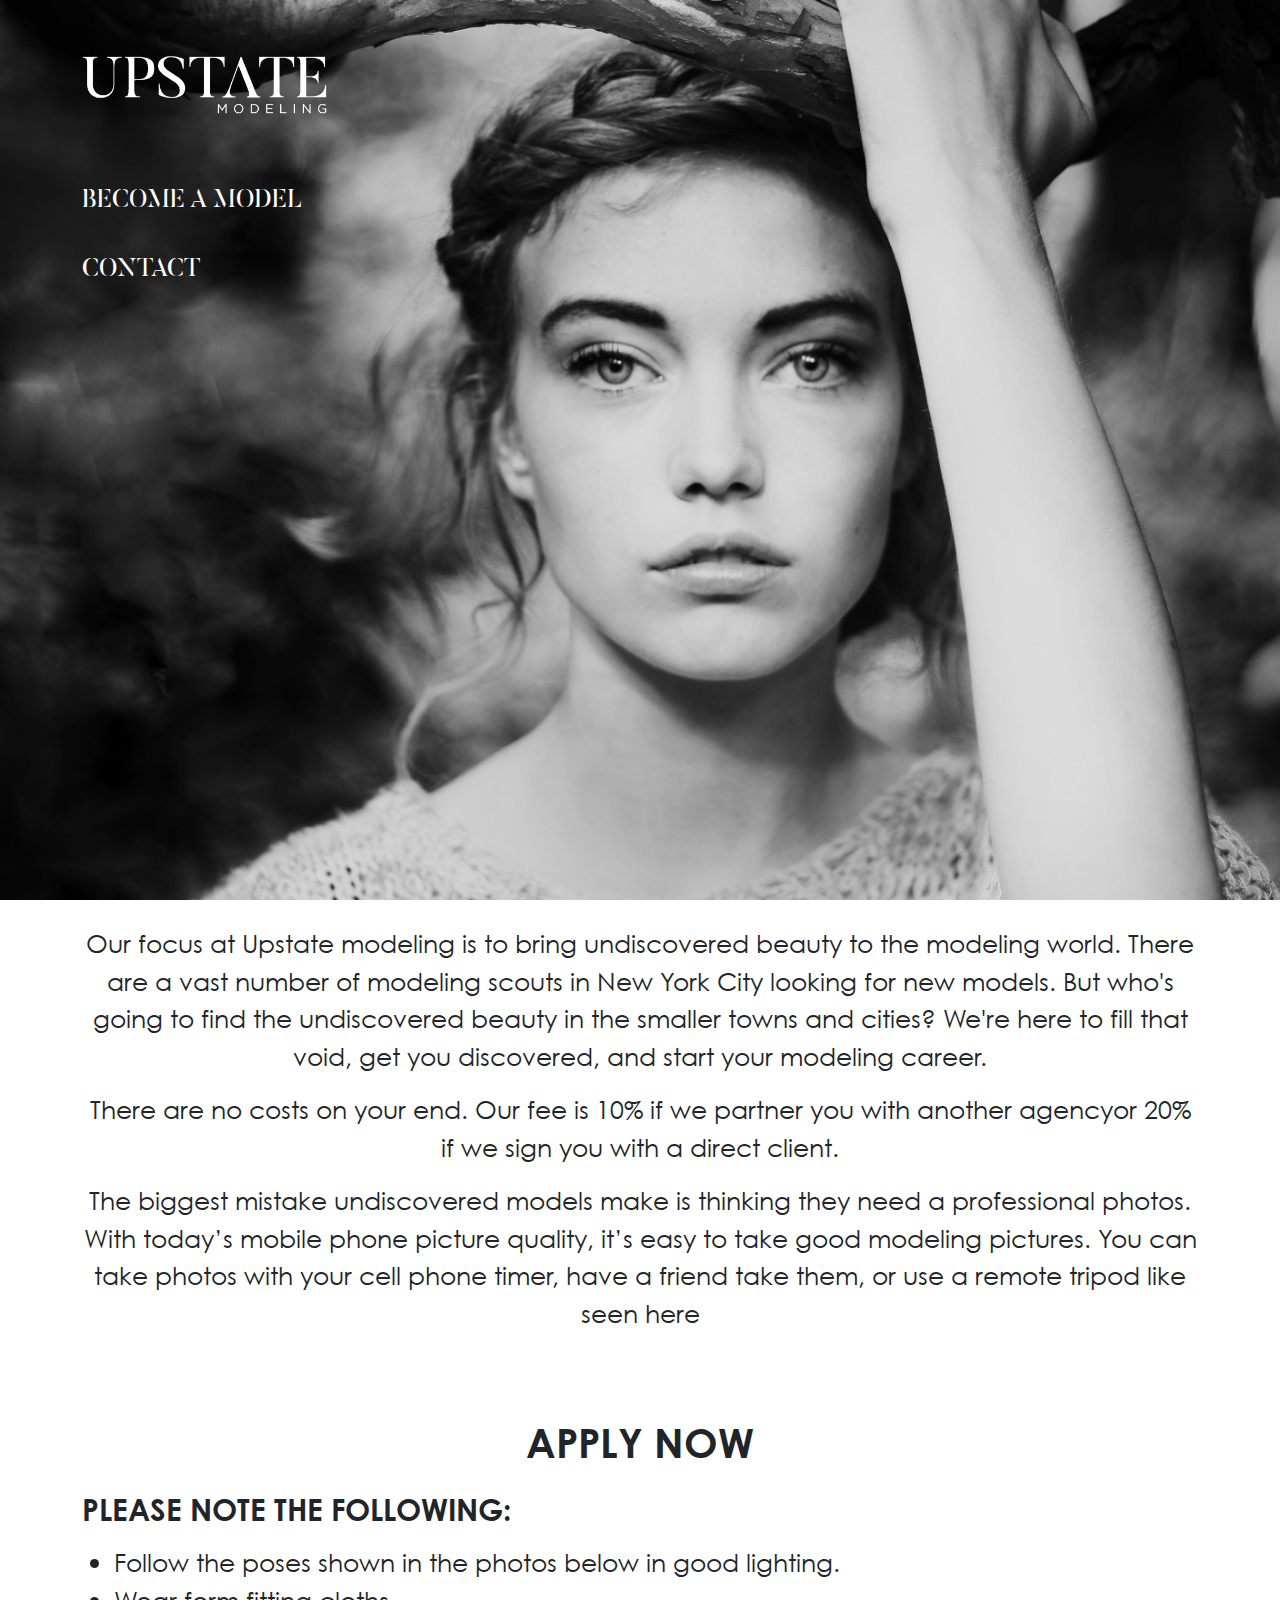
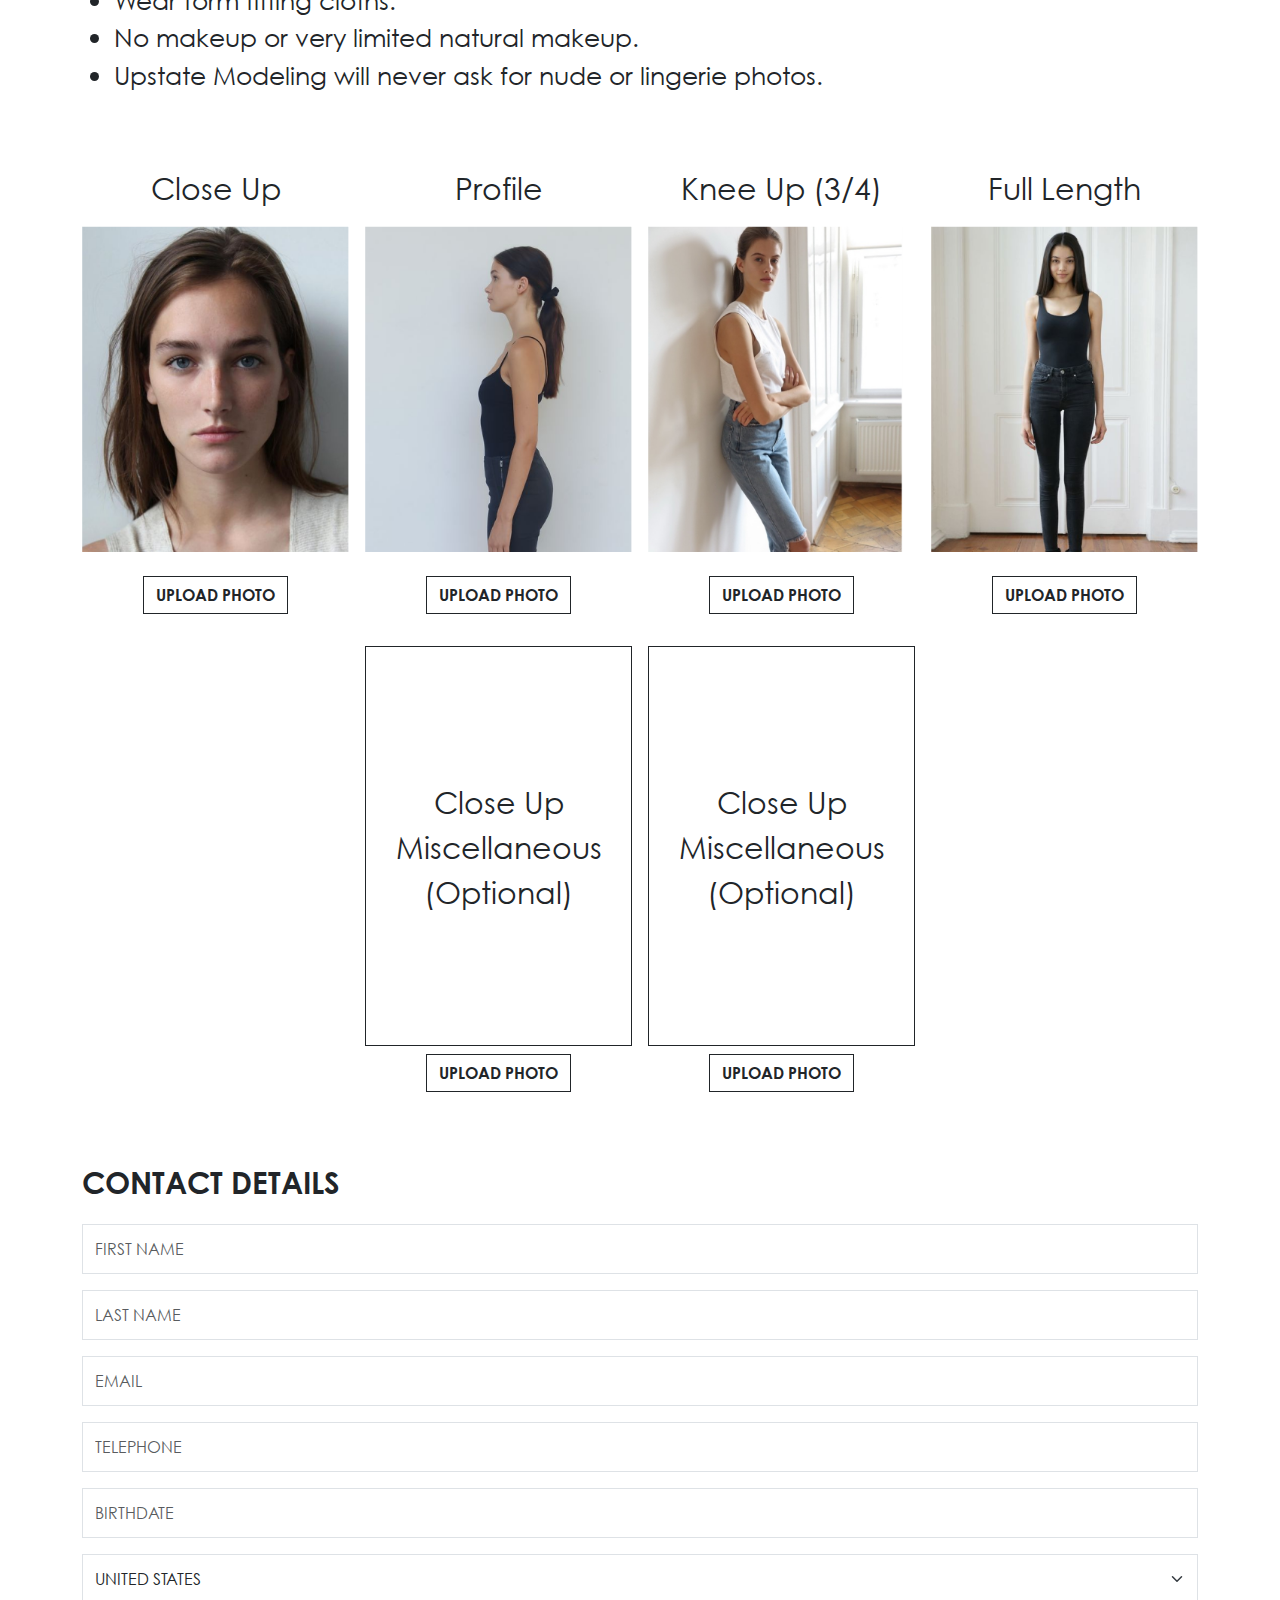
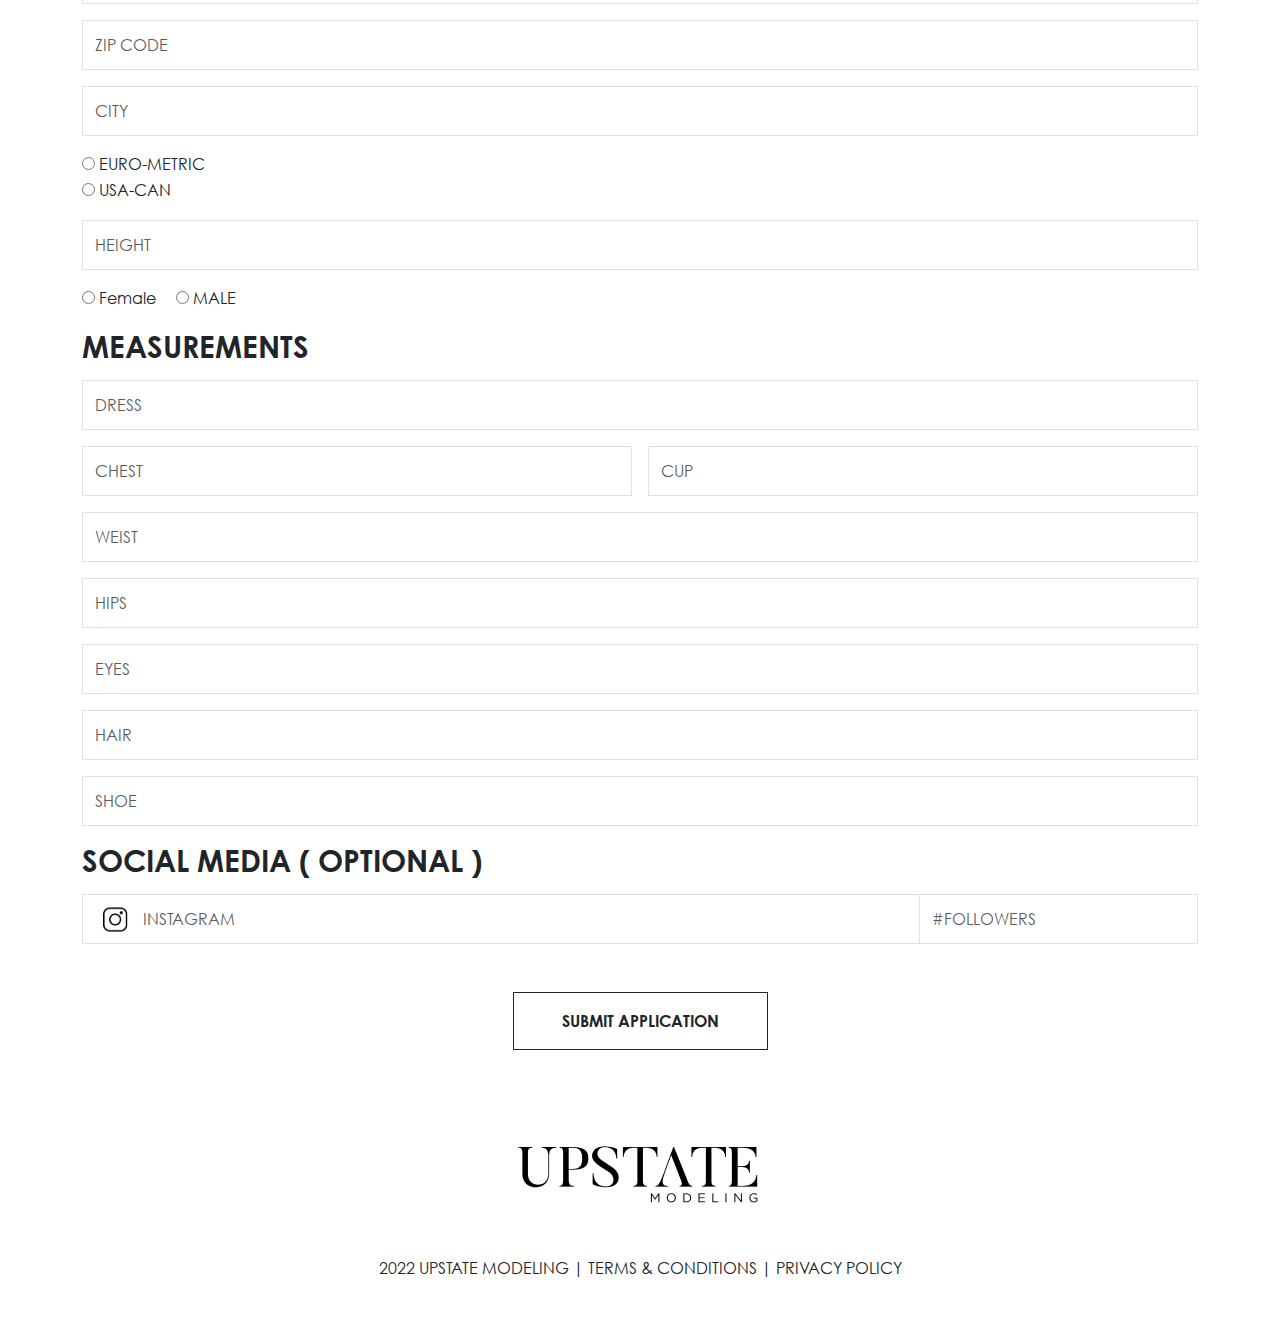
<file: index.html>
<!doctype html>
<html lang="en">

<head>
    <meta charset="utf-8">
    <meta name="viewport" content="width=device-width, initial-scale=1">
    <title>Bootstrap demo</title>
    <link href="https://cdn.jsdelivr.net/npm/bootstrap@5.2.0/dist/css/bootstrap.min.css" rel="stylesheet">

    <!-- style css -->
    <link rel="stylesheet" href="css/style.css">
</head>

<body>



    <!-- hero -->
    <section class="hero pt-5">
        <div class="container">
            <a href="" class="text-decoration-none">
                <img src="img/logo.png" class="img-fluid" alt="">
            </a>

            <ul class="list-unstyled m-0 p-0 mt-5">
                <li class="py-3">
                    <a href="" class="text-white fs-25">
                        BECOME A MODEL
                    </a>
                </li>
                <li class="py-3">
                    <a href="contact.html" class="text-white fs-25">
                        CONTACT
                    </a>
                </li>
            </ul>
        </div>
    </section>


    <!-- paragraphs -->
    <section class="paragraphs py-4">
        <div class="container">
            <div class="text-center">
                <p class="fs-25 century-gothic">
                    Our focus at Upstate modeling is to bring undiscovered beauty to the modeling world. There are a
                    vast number of modeling scouts in New York City looking for new models. But who's going to find the
                    undiscovered beauty in the smaller towns and cities? We're here to fill that void, get you
                    discovered, and start your modeling career.
                </p>
                <p class="fs-25 century-gothic">
                    There are no costs on your end. Our fee is 10% if we partner you with another agencyor 20% if we
                    sign you with a direct client.
                </p>
                <p class="fs-25 century-gothic">
                    The biggest mistake undiscovered models make is thinking they need a professional photos. With
                    today’s mobile phone picture quality, it’s easy to take good modeling pictures. You can take photos
                    with your cell phone timer, have a friend take them, or use a remote tripod like seen here
                </p>
            </div>
        </div>
    </section>



    <!-- apply now -->
    <section class="apply py-5">
        <div class="container">
            <div class="text-center">
                <h2 class="text-uppercase gothicb century-gothic fs-40">
                    apply now
                </h2>
            </div>

            <h3 class="fs-30 gothicb mt-4 century-gothic text-uppercase">
                Please note the following:
            </h3>
            <ul class="mt-3">
                <li class="fs-25 century-gothic">
                    Follow the poses shown in the photos below in good lighting.
                </li>
                <li class="fs-25 century-gothic">
                    Wear form fitting cloths.
                </li>
                <li class="fs-25 century-gothic">
                    No makeup or very limited natural makeup.
                </li>
                <li class="fs-25 century-gothic">
                    Upstate Modeling will never ask for nude or lingerie photos.
                </li>
            </ul>
        </div>
    </section>


    <!-- images -->
    <section class="images py-4">
        <div class="container">
            <div class="row g-3">
                <div class="col-md-3 m-auto">
                    <div class="text-center">
                        <p class="century-gothic fs-30 mb-0">
                            Close Up
                        </p>
                        <img src="img/1.png" class="img-fluid my-3" alt="">
                        <input type="file" name="" id="file1">
                        <label for="file1" class="btn btn-outline-dark mt-2 gothicb rounded-0">
                            UPLOAD PHOTO
                        </label>
                    </div>
                </div>
                <div class="col-md-3 m-auto">
                    <div class="text-center">
                        <p class="century-gothic fs-30 mb-0">
                            Profile
                        </p>
                        <img src="img/2.png" class="img-fluid my-3" alt="">
                        <input type="file" name="" id="file1">
                        <label for="file1" class="btn btn-outline-dark mt-2 gothicb rounded-0">
                            UPLOAD PHOTO
                        </label>
                    </div>
                </div>
                <div class="col-md-3 m-auto">
                    <div class="text-center">
                        <p class="century-gothic fs-30 mb-0">
                            Knee Up (3/4)
                        </p>
                        <img src="img/3.png" class="img-fluid my-3" alt="">
                        <input type="file" name="" id="file1">
                        <label for="file1" class="btn btn-outline-dark mt-2 gothicb rounded-0">
                            UPLOAD PHOTO
                        </label>
                    </div>
                </div>
                <div class="col-md-3 m-auto">
                    <div class="text-center">
                        <p class="century-gothic fs-30 mb-0">
                            Full Length
                        </p>
                        <img src="img/4.png" class="img-fluid my-3" alt="">
                        <input type="file" name="" id="file1">
                        <label for="file1" class="btn btn-outline-dark mt-2 gothicb rounded-0">
                            UPLOAD PHOTO
                        </label>
                    </div>
                </div>
                <div class="col-md-3 ms-auto">
                    <div class="card mt-3 h-100 border-dark rounded-0 text-center">
                        <p class="century-gothic fs-30 mb-0">
                            Close Up
                        </p>
                        <!-- <img src="img/1.png" class="img-fluid my-3" alt=""> -->
                        <p class="fs-30 century-gothic text-center m-0">
                            Miscellaneous <br> (Optional)
                        </p>
                        <input type="file" name="" id="file1">

                    </div>
                    <div class="text-center">
                        <label for="file1" class="btn btn-outline-dark mt-2 gothicb rounded-0">
                            UPLOAD PHOTO
                        </label>
                    </div>
                </div>
                <div class="col-md-3 me-auto">
                    <div class="card mt-3 h-100 border-dark rounded-0 text-center">
                        <p class="century-gothic fs-30 mb-0">
                            Close Up
                        </p>
                        <!-- <img src="img/1.png" class="img-fluid my-3" alt=""> -->
                        <p class="fs-30 century-gothic text-center m-0">
                            Miscellaneous <br> (Optional)
                        </p>
                        <input type="file" name="" id="file1">

                    </div>
                    <div class="text-center">
                        <label for="file1" class="btn btn-outline-dark mt-2 gothicb rounded-0">
                            UPLOAD PHOTO
                        </label>
                    </div>
                </div>
            </div>
        </div>
    </section>


    <!-- contact -->
    <section class="contact py-5">
        <div class="container">
            <h2 class="gothicb fs-30">
                CONTACT DETAILS
            </h2>

            <form action="" class="mt-4">
                <div class="my-3">
                    <input type="text" class="form-control rounded-0" placeholder="first name" name="" id="">
                </div>
                <div class="my-3">
                    <input type="text" class="form-control rounded-0" placeholder="last name" name="" id="">
                </div>
                <div class="my-3">
                    <input type="text" class="form-control rounded-0" placeholder="email" name="" id="">
                </div>
                <div class="my-3">
                    <input type="text" class="form-control rounded-0" placeholder="telephone" name="" id="">
                </div>
                <div class="my-3">
                    <input type="text" class="form-control rounded-0" placeholder="birthdate" name="" id="">
                </div>
                <div class="my-3">
                    <select name="" class="form-select rounded-0" id="">
                        <option value="">United States</option>
                    </select>
                </div>
                <div class="my-3">
                    <input type="text" class="form-control rounded-0" placeholder="Zip Code" name="" id="">
                </div>
                <div class="my-3">
                    <input type="text" class="form-control rounded-0" placeholder="City" name="" id="">
                </div>
                <div class="my-3">
                    <input type="radio" placeholder="birthdate" name="r1" id="r1"> <label for="r1"
                        class="century-gothic">EURO-METRIC</label> <br>
                    <input type="radio" placeholder="birthdate" name="r1" id="r2"> <label for="r2"
                        class="century-gothic text-uppercase">usa-can</label>
                </div>
                <div class="my-3">
                    <input type="text" class="form-control rounded-0" placeholder="Height" name="" id="">
                </div>

                <div class="my-3">
                    <input type="radio" placeholder="birthdate" name="g1" id="g1"> <label for="g1"
                        class="century-gothic">Female</label> &nbsp; &nbsp;
                    <input type="radio" placeholder="birthdate" name="g1" id="g2"> <label for="g2"
                        class="century-gothic text-uppercase">Male</label>
                </div>

                <h2 class="gothicb fs-30">
                    MEASUREMENTS
                </h2>
                <div class="my-3">
                    <input type="text" class="form-control rounded-0" placeholder="Dress" name="" id="">
                </div>
                <div class="row g-3">
                    <div class="col-md-6">
                        <input type="text" class="form-control rounded-0" placeholder="chest" name="" id="">
                    </div>
                    <div class="col-md-6">
                        <input type="text" class="form-control rounded-0" placeholder="cup" name="" id="">
                    </div>
                </div>
                <div class="my-3">
                    <input type="text" class="form-control rounded-0" placeholder="Weist" name="" id="">
                </div>
                <div class="my-3">
                    <input type="text" class="form-control rounded-0" placeholder="Hips" name="" id="">
                </div>
                <div class="my-3">
                    <input type="text" class="form-control rounded-0" placeholder="eyes" name="" id="">
                </div>
                <div class="my-3">
                    <input type="text" class="form-control rounded-0" placeholder="hair" name="" id="">
                </div>
                <div class="my-3">
                    <input type="text" class="form-control rounded-0" placeholder="shoe" name="" id="">
                </div>


                <h2 class="gothicb fs-30">
                    SOCIAL MEDIA ( OPTIONAL )
                </h2>
                <div class="input-group my-3">
                    <input type="text" class="form-control rounded-0 w-75 insta" placeholder="instagram" name="" id="">
                    <input type="text" class="form-control rounded-0 w-25" placeholder="#Followers" name="" id="">
                </div>

                <div class="my-3 text-center mt-5">
                    <button class="btn btn-outline-dark gothicb rounded-0 px-5 py-3">
                        SUBMIT APPLICATION
                    </button>
                </div>
            </form>
        </div>
    </section>


    <!-- footer -->
    <section class="footer py-4 text-center">
        <div class="container">
            <img src="img/logo-black.png" class="img-fluid" alt="">
            <div class="text-center">
                <p class="century-gothic mt-5">
                    2022 UPSTATE MODELING | <a href="" class="text-dark century-gothic">TERMS & CONDITIONS</a> | <a
                        href="" class="text-dark century-gothic">PRIVACY POLICY</a>
                </p>
            </div>
        </div>
    </section>




    <script src="https://cdn.jsdelivr.net/npm/bootstrap@5.2.0/dist/js/bootstrap.bundle.min.js"></script>
</body>

</html>
</file>
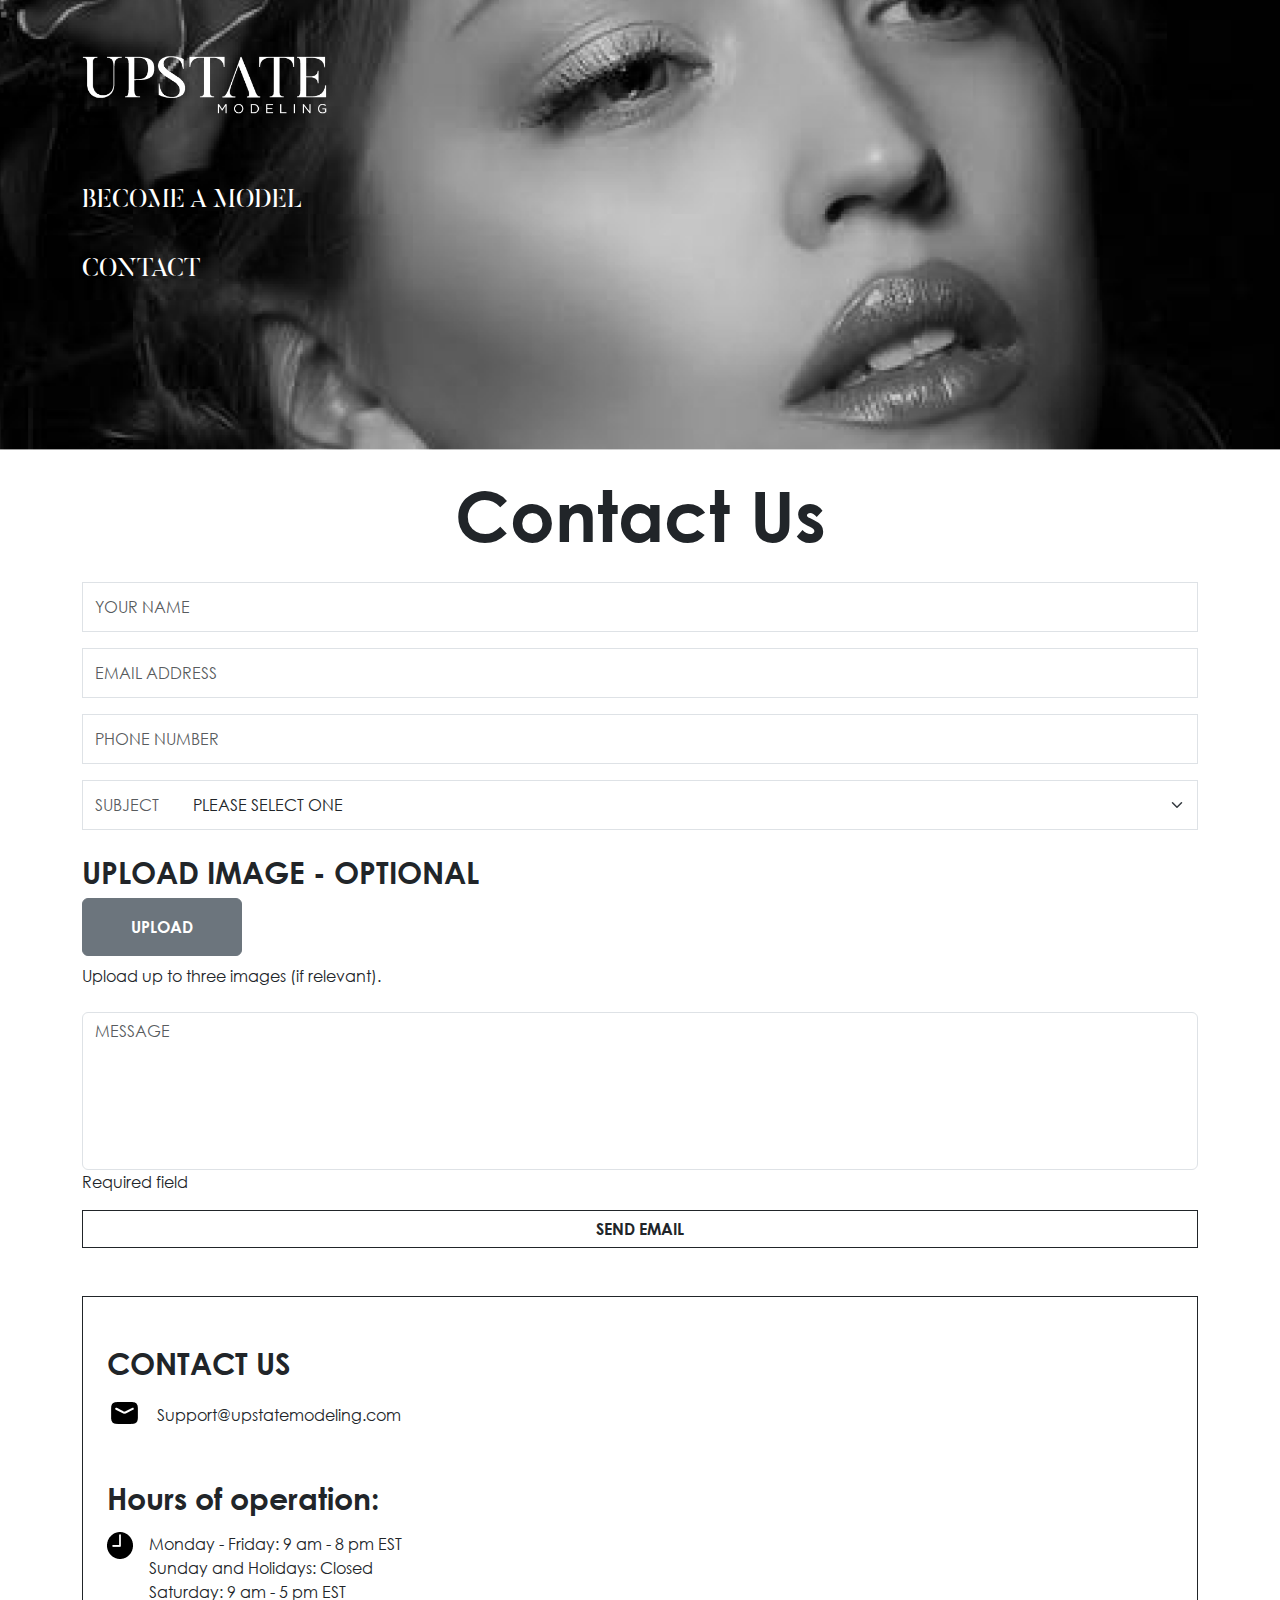
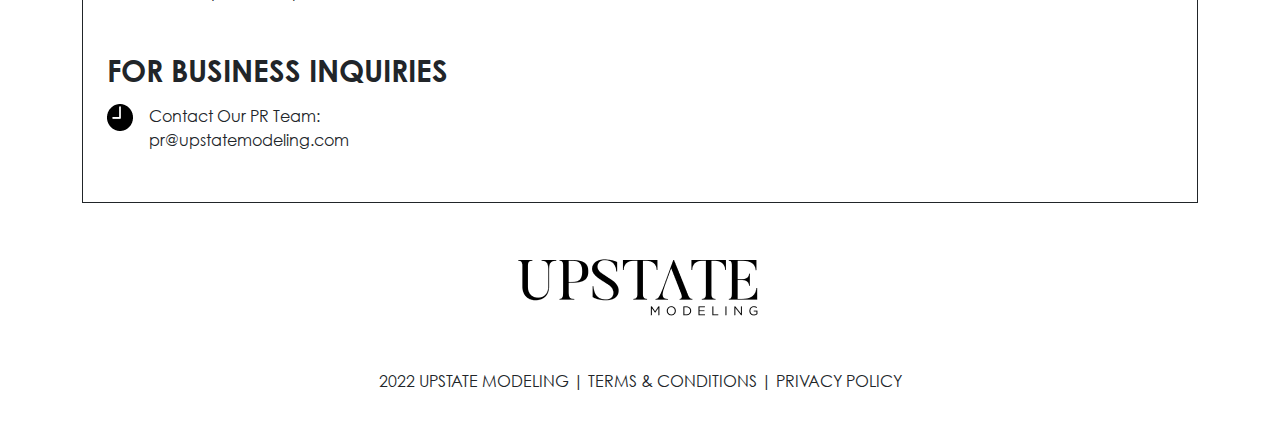
<file: contact.html>
<!doctype html>
<html lang="en">

<head>
    <meta charset="utf-8">
    <meta name="viewport" content="width=device-width, initial-scale=1">
    <title>Bootstrap demo</title>
    <link href="https://cdn.jsdelivr.net/npm/bootstrap@5.2.0/dist/css/bootstrap.min.css" rel="stylesheet">

    <!-- style css -->
    <link rel="stylesheet" href="css/style.css">
</head>

<body>



    <!-- hero -->
    <section class="hero contact pt-5">
        <div class="container">
            <a href="" class="text-decoration-none">
                <img src="img/logo.png" class="img-fluid" alt="">
            </a>

            <ul class="list-unstyled m-0 p-0 mt-5">
                <li class="py-3">
                    <a href="" class="text-white fs-25">
                        BECOME A MODEL
                    </a>
                </li>
                <li class="py-3">
                    <a href="contact.html" class="text-white fs-25">
                        CONTACT
                    </a>
                </li>
            </ul>
        </div>
    </section>


    <!-- paragraphs -->
    <section class="paragraphs py-4">
        <div class="container">
            <div class="text-center">
                <h1 class="gothicb fs-70">Contact Us</h1>
            </div>

            <form action="" class="mt-4">
                <div class="my-3">
                    <input type="text" class="form-control rounded-0" placeholder="YOUR NAME" name="" id="">
                </div>
                <div class="my-3">
                    <input type="email" class="form-control rounded-0" placeholder="EMAIL ADDRESS" name="" id="">
                </div>
                <div class="my-3">
                    <input type="text" class="form-control rounded-0" placeholder="PHONE NUMBER" name="" id="">
                </div>
                <div class="my-3">
                    <div class="input-group">
                        <input type="text" class="form-control rounded-0 disabled w-25" disabled placeholder="SUBJECT"
                            name="" id="">
                        <select class="form-select rounded-0 border-start-0" name="" id="">
                            <option value="">Please select one</option>
                        </select>
                    </div>
                </div>
                <div class="my-4">
                    <h2 class="fs-30 gothicb">
                        UPLOAD IMAGE - OPTIONAL
                    </h2>
                    <input type="file" name="" id="img">
                    <label for="img" class="btn btn-secondary px-5 py-3 gothicb">
                        UPLOAD
                    </label>
                    <p class="century-gothic mt-2">
                        Upload up to three images (if relevant).
                    </p>
                </div>

                <div class="my-3">
                    <textarea name="" class="form-control" placeholder="message" id="" cols="30" rows="6"
                        required></textarea>
                    <p class="century-gothic">Required field</p>
                </div>


                <button class="btn btn-outline-dark w-100 gothicb rounded-0">
                    SEND EMAIL
                </button>
            </form>
        </div>
    </section>


    <!-- contact card -->
    <section class="contactCard py-4">
        <div class="container">
            <div class="card rounded-0 border-dark">
                <div class="card-body py-5 px-4">
                    <h2 class="fs-30 gothicb">
                        CONTACT US
                    </h2>

                    <div class="d-flex mt-3 align-items-center">
                        <img src="img/env.png" class="img-fluid me-3" alt=""> <a
                            href="mailto:Support@upstatemodeling.com"
                            class="text-dark century-gothic">Support@upstatemodeling.com</a>
                    </div>
                    <h2 class="fs-30 gothicb mt-5">
                        Hours of operation:
                    </h2>
                    <div class="d-flex mt-3 align-items-start">
                        <img src="img/clk.png" class="img-fluid me-3" alt="">
                        <div class="txt">
                            <p class="mb-0 century-gothic">
                                Monday - Friday: 9 am - 8 pm EST
                            </p>
                            <p class="mb-0 century-gothic">
                                Sunday and Holidays: Closed
                            </p>
                            <p class="mb-0 century-gothic">
                                Saturday: 9 am - 5 pm EST
                            </p>
                        </div>
                    </div>


                    <h2 class="fs-30 gothicb mt-5">
                        FOR BUSINESS INQUIRIES
                    </h2>
                    <div class="d-flex mt-3 align-items-start">
                        <img src="img/clk.png" class="img-fluid me-3" alt="">
                        <div class="txt">
                            <p class="mb-0 century-gothic">
                                Contact Our PR Team:
                            </p>
                            <a href="mailto:pr@upstatemodeling.com" class="text-dark century-gothic">
                                pr@upstatemodeling.com
                            </a>
                        </div>
                    </div>
                </div>
            </div>
        </div>
    </section>





    <!-- footer -->
    <section class="footer py-4 text-center">
        <div class="container">
            <img src="img/logo-black.png" class="img-fluid" alt="">
            <div class="text-center">
                <p class="century-gothic mt-5">
                    2022 UPSTATE MODELING | <a href="" class="text-dark century-gothic">TERMS & CONDITIONS</a> | <a
                        href="" class="text-dark century-gothic">PRIVACY POLICY</a>
                </p>
            </div>
        </div>
    </section>




    <script src="https://cdn.jsdelivr.net/npm/bootstrap@5.2.0/dist/js/bootstrap.bundle.min.js"></script>
</body>

</html>
</file>
<file: css/style.css>
@font-face {
    font-family: 'butler-stencil';
    src: url('../fonts/Butler_Regular_Stencil.otf');
}

@font-face {
    font-family: 'butler-stencil-medium';
    src: url('../fonts/Butler_Medium_Stencil.otf');
}

@font-face {
    font-family: 'butler-stencil-bold';
    src: url('../fonts/Butler_Bold_Stencil.otf');
}

@font-face {
    font-family: 'butler-stencil-extrabold';
    src: url('../fonts/Butler_ExtraBold_Stencil.otf');
}

@font-face {
    font-family: 'gothic';
    src: url('../fonts/GOTHIC.TTF');
}

@font-face {
    font-family: 'gothic-bold';
    src: url('../fonts/GOTHICB.TTF');
}

* {
    font-family: 'butler-stencil';
}

.fw-medium {
    font-family: 'butler-stencil-medium';
}

.fw-bold {
    font-family: 'butler-stencil-bold';
}

.fw-extrabold {
    font-family: 'butler-stencil-extrabold';
}

.century-gothic {
    font-family: 'gothic';
}

.gothicb {
    font-family: 'gothic-bold';
}

.hero {
    background-image: url('../img/banner.png');
    background-size: cover;
    background-position: center;
    background-repeat: no-repeat;
    min-height: 100vh;
}

.hero.contact {
    background-image: url('../img/contact.png');
    background-size: cover;
    background-position: center;
    background-repeat: no-repeat;
    min-height: 50vh;
}

.hero .img-fluid {
    width: 250px;
}

a {
    text-decoration: none;
}

.fs-25 {
    font-size: 25px;
}

.fs-40 {
    font-size: 40px;
}

.fs-30 {
    font-size: 30px;
}

input[type="file"] {
    display: none;
}

.card.mt-3.h-100.border-dark.rounded-0.text-center {
    height: 400px !important;
    display: flex;
    justify-content: center;
    align-items: center;
}

.form-control,
.form-select {
    min-height: 50px;
    font-family: 'gothic';
    text-transform: uppercase;
    resize: unset;
}

.form-control.rounded-0.w-75.insta {
    background: url("../img/insta.png");
    background-repeat: no-repeat;
    background-position: 20px;
    background-size: 25px;
    padding-left: 60px;
}

.fs-70 {
    font-size: 70px;
}

.form-control.rounded-0.disabled.w-25 {
    background: white;
    width: 100px !important;
    max-width: 100px !important;
    border-radius: unset !important;
}

@media screen and (max-width: 767px) {
    .hero {
        background-image: url('../img/banner.png');
        background-size: cover;
        background-position: center;
        background-repeat: no-repeat;
        min-height: 50vh;
    }

    .hero .img-fluid {
        width: 200px;
    }

    .fs-25 {
        font-size: 16px;
    }

    .fs-40 {
        font-size: 25px;
    }

    .fs-30 {
        font-size: 20px;
    }

    .footer .img-fluid {
        width: 190px;
    }

    .footer .century-gothic.mt-5 {
        font-size: 10px;
    }
}
</file>
